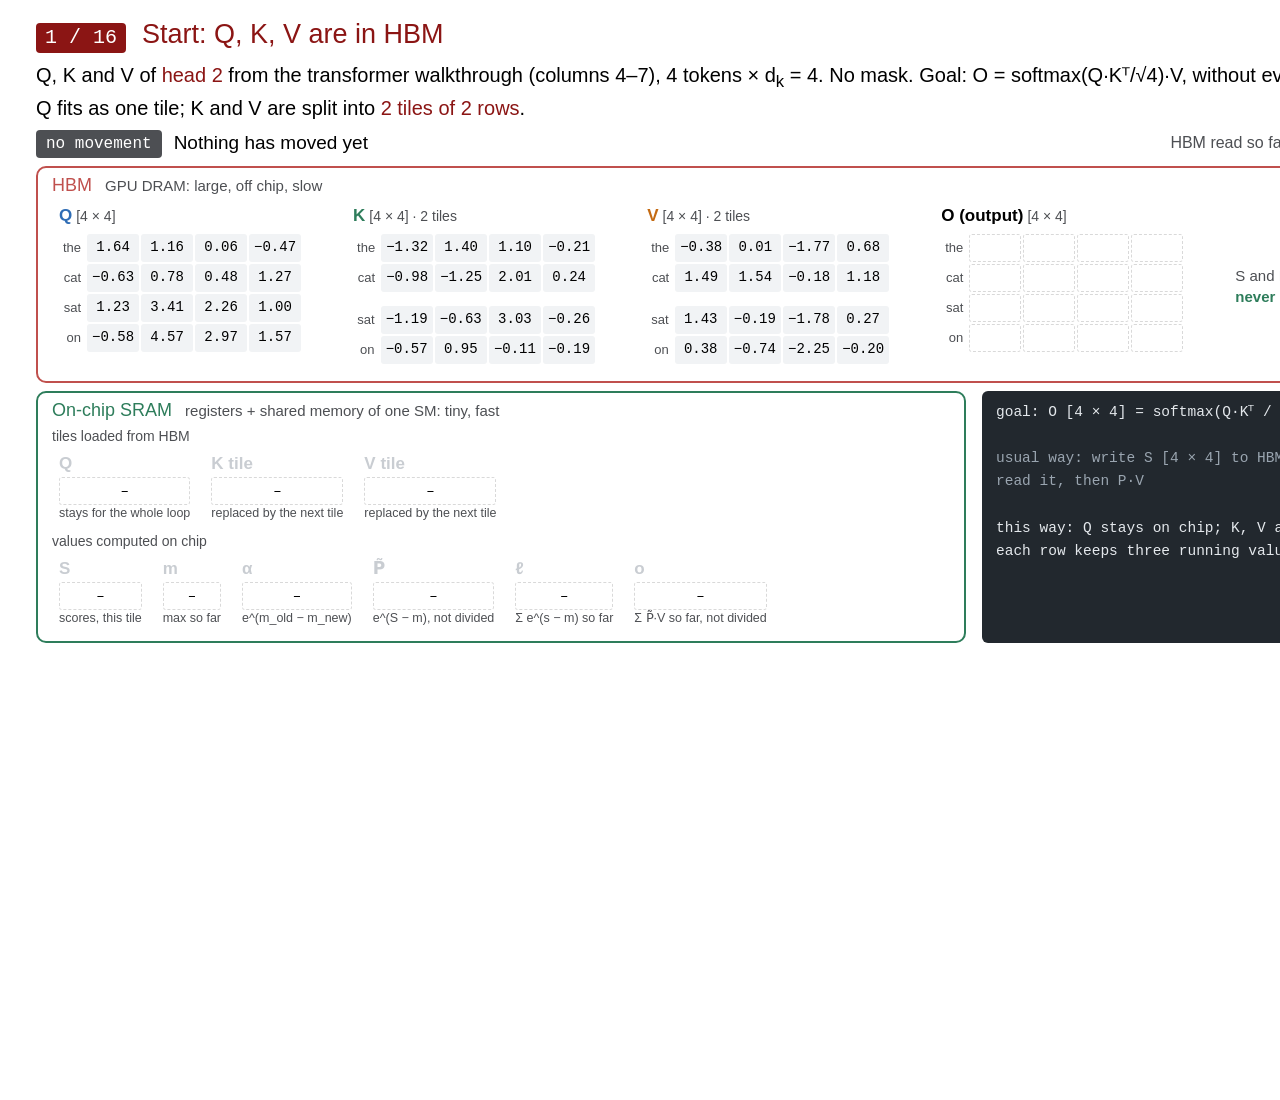
<file: anim/online-softmax.html>
<!doctype html>
<html lang="en">
<head>
<meta charset="utf-8">
<title>Online softmax, step by step</title>
<link rel="stylesheet" href="common.css">
<style>
body { padding:16px 36px; }
.head { display:flex; align-items:baseline; gap:16px; }
.head .n { font-family:Monaco,"Courier New",monospace; font-size:20px; color:#fff; background:var(--title-red); border-radius:4px; padding:1px 9px; }
.head h3 { margin:0; font-size:27px; font-weight:normal; color:var(--title-red); }
.head .sp { flex:1; }
.head button { font-size:18px; padding:4px 12px; }
.cap { font-size:20px; line-height:1.4; margin:6px 0 8px; min-height:56px; }
.cap b { color:var(--title-red); font-weight:normal; }

/* where the data moves in this step */
.move { display:flex; gap:12px; align-items:center; margin-bottom:8px; font-size:19px; }
.move .tag { font-family:Monaco,"Courier New",monospace; font-size:16px; padding:3px 10px; border-radius:4px; color:#fff; white-space:nowrap; }
.tag.load { background:var(--sram); } .tag.comp { background:var(--q); } .tag.store { background:var(--title-red); } .tag.none { background:var(--gray); }
.move .cnt { margin-left:auto; font-size:16px; color:var(--gray); white-space:nowrap; }
.move .cnt b { font-family:Monaco,"Courier New",monospace; color:var(--black); font-weight:normal; }

.mem { border:2px solid; border-radius:10px; padding:5px 14px 8px; }
.mem.hbm { border-color:var(--hbm); margin-bottom:8px; }
.mem.sram { border-color:var(--sram); }
.mem h4 { margin:0 0 3px; font-size:18px; font-weight:normal; }
.mem.hbm h4 { color:var(--hbm); } .mem.sram h4 { color:var(--sram); }
.mem h4 span { color:var(--gray); font-size:15px; margin-left:8px; }
.sub { font-size:14px; color:var(--gray); margin:4px 0 2px; }
.items { display:flex; gap:14px; align-items:flex-start; }
.mem.hbm .items { gap:34px; }
.item { border:2px solid transparent; border-radius:6px; padding:1px 5px 3px; }
.item.rd { border-color:var(--q); background:#EAF1F9; }
.item.wr { border-color:var(--title-red); background:#FBEFEF; }
.item.off .nm { color:#C9CDD2; }
.item .nm { font-size:17px; font-weight:bold; color:var(--kc, var(--black)); white-space:nowrap; }
.item .nm i { font-style:normal; font-weight:normal; color:var(--gray); font-size:14px; margin-left:4px; }
.item .eq { font-size:12.5px; color:var(--gray); white-space:nowrap; }
.tiles { display:flex; flex-direction:column; gap:6px; margin-top:2px; }
.tile { display:grid; gap:2px; padding:2px; border-radius:4px; border:2px solid transparent; position:relative; }
.tile.load { border-color:var(--sram); background:#E7F3EC; }
.tile.write { border-color:var(--title-red); background:#FBEFEF; }
.tile .tl { position:absolute; right:4px; top:-10px; font-size:12px; line-height:1; padding:1px 5px; border-radius:3px; background:#fff; border:1px solid currentColor; white-space:nowrap; z-index:2; }
.tile.load .tl { color:var(--sram); } .tile.write .tl { color:var(--title-red); }
.c { font-family:Monaco,"Courier New",monospace; font-size:14px; min-width:52px; height:28px; display:flex; align-items:center; justify-content:center;
     border-radius:3px; background:var(--cell); font-variant-numeric:tabular-nums; padding:0 2px; }
.c.e { background:#fff; border:1px dashed var(--dim); }
.rl { font-family:Arial,Helvetica,sans-serif; font-size:13px; color:var(--gray); display:flex; align-items:center; justify-content:flex-end; padding-right:4px; }
.mem.sram .c { min-width:48px; }
.mem.sram .items { gap:7px; }
.c.hot { background:#F6DCDB; color:var(--title-red); font-weight:bold; }

.low { display:grid; grid-template-columns:930px minmax(0,1fr); gap:16px; align-items:stretch; }
.calc { font-size:14.5px; margin:0; padding:10px 14px; line-height:1.6; min-height:0; }
.calc .r { color:#7FB4E0; }
.calc .q { color:#F0A04B; }
</style>
</head>
<body>
<div class="head">
  <span class="n" id="num"></span><h3 id="title"></h3><span class="sp"></span>
  <button id="prev" type="button">◀</button><button id="next" type="button">▶</button>
</div>
<p class="cap" id="cap"></p>
<div class="move" id="move"></div>
<div class="mem hbm"><h4>HBM <span>GPU DRAM: large, off chip, slow</span></h4><div class="items" id="hbm"></div></div>
<div class="low">
  <div class="mem sram"><h4>On-chip SRAM <span>registers + shared memory of one SM: tiny, fast</span></h4>
    <div class="sub">tiles loaded from HBM</div><div class="items" id="sramIn"></div>
    <div class="sub">values computed on chip</div><div class="items" id="sramWork"></div>
  </div>
  <div class="calc" id="calc"></div>
</div>
<script src="lib.js"></script>
<script>
/* ---- the walkthrough's toy model; head 2 = columns 4-7 of Q, K, V. No mask. ---- */
const randn=makeRandn(42);
const randM=(r,c,s)=>Array.from({length:r},()=>Array.from({length:c},()=>randn()*s));
const add=(A,B)=>A.map((r,i)=>r.map((v,j)=>v+B[i][j]));
const colsOf=(A,s,w)=>A.map(r=>r.slice(s,s+w));
function rowStats(r){const m=r.reduce((a,b)=>a+b,0)/r.length;const v=r.reduce((a,b)=>a+(b-m)**2,0)/r.length;return{m,v,sd:Math.sqrt(v+1e-5)};}
const layerNorm=X=>X.map(r=>{const s=rowStats(r);return r.map(x=>(x-s.m)/s.sd);});
function posEnc(n,d){return Array.from({length:n},(_,p)=>Array.from({length:d},(_,i)=>{const k=Math.floor(i/2);const a=p/Math.pow(10000,2*k/d);return i%2===0?Math.sin(a):Math.cos(a);}));}
const E=randM(10,8,0.9);
const W={Wq:randM(8,8,0.62),Wk:randM(8,8,0.62),Wv:randM(8,8,0.45)};
const TOK=["the","cat","sat","on"];
const X=add([1,2,3,4].map(i=>E[i]),posEnc(4,8)),L1=layerNorm(X);
const Q=colsOf(matmul(L1,W.Wq),4,4),K=colsOf(matmul(L1,W.Wk),4,4),V=colsOf(matmul(L1,W.Wv),4,4);
const Sfull=mapM(matmul(Q,T(K)),v=>v/2);
const Ostd=matmul(Sfull.map(softmaxRow),V);
const f=(v,d=2)=>fmt(v,d), fv=r=>"["+r.map(v=>fmt(v)).join(", ")+"]";
const KT=[["the","cat"],["sat","on"]];      // keys in K/V tile 0 and tile 1

/* ---- build every step ---- */
const empty={Q:null,K:null,V:null,kt:-1,S:null,m:null,a:null,P:null,l:null,o:null};
const copy=o=>JSON.parse(JSON.stringify(o,(k,v)=>v===-Infinity?"-inf":v),(k,v)=>v==="-inf"?-Infinity:v);
let sr=copy(empty),Ohbm=null,reads=0,writes=0;
const STEPS=[];
function push(x){STEPS.push({...x,sr:copy(sr),O:Ohbm&&Ohbm.map(r=>r.slice()),reads,writes,hot:x.hot||{}});}

push({t:"Start: Q, K, V are in HBM",mv:["none","Nothing has moved yet"],hb:{},rd:[],wr:[],
 cap:"Q, K and V of <b>head 2</b> from the transformer walkthrough (columns 4–7), 4 tokens × d<sub>k</sub> = 4. No mask. Goal: O = softmax(Q·Kᵀ/√4)·V, without ever writing S or P to HBM. All of Q fits as one tile; K and V are split into <b>2 tiles of 2 rows</b>.",
 calc:`goal: O [4 × 4] = softmax(Q·Kᵀ / 2)·V<br><br><span class="h">usual way: write S [4 × 4] to HBM, read it, write P [4 × 4], read it, then P·V</span><br><br>this way: Q stays on chip; K, V arrive one tile at a time;<br>each row keeps three running values: <b>m</b>, <b>ℓ</b>, <b>o</b>`});

sr.Q=Q.map(r=>r.slice());sr.m=[-Infinity,-Infinity,-Infinity,-Infinity];sr.l=[0,0,0,0];sr.o=Q.map(()=>[0,0,0,0]);reads+=16;
push({t:"Load Q into SRAM; start m, ℓ, o",mv:["load","HBM → SRAM: Q [4 × 4] = 16 numbers.  SRAM only: create m, ℓ, o"],hb:{Q:"load"},rd:[],wr:["Q","m","l","o"],
 cap:"Read Q from HBM into SRAM; it stays there to the end. Create the three running values for every row, directly in SRAM: <b>m</b> = −∞ (largest score so far), <b>ℓ</b> = 0 (sum of exponentials so far), <b>o</b> = 0 (weighted sum of values so far, <b>never divided until the end</b>).",
 calc:`HBM → SRAM:  Q  [4 × 4]<br><br>in SRAM:  m = [−∞, −∞, −∞, −∞]<br>          ℓ = [0, 0, 0, 0]<br>          o = 0  [4 × 4]<br><br><span class="h">m, ℓ, o are never written to HBM</span>`});

for(let j=0;j<2;j++){
  const keys=KT[j],kr=[2*j,2*j+1];
  sr.K=kr.map(i=>K[i].slice());sr.V=kr.map(i=>V[i].slice());sr.kt=j;reads+=16;
  const dropped=j?" They <b>overwrite</b> K, V tile 0, and S, P̃ of tile 0 are thrown away: everything tile 0 contributed is already inside m, ℓ and o.":"";
  push({t:`Tile ${j}: load K${j}, V${j}`,mv:["load",`HBM → SRAM: K tile ${j} [2 × 4] + V tile ${j} [2 × 4] = 16 numbers`],hb:{Q:"in",K:{[j]:"load"},V:{[j]:"load"}},rd:[],wr:["K","V"],
   cap:`Read <b>K tile ${j} and V tile ${j}</b> (keys and values of “${keys[0]}” and “${keys[1]}”) from HBM into SRAM.`+dropped,
   calc:`HBM → SRAM:  K tile ${j} = keys of “${keys[0]}”, “${keys[1]}”  [2 × 4]<br>             V tile ${j} = values of “${keys[0]}”, “${keys[1]}”  [2 × 4]<br><br><span class="h">this is the only time these 16 numbers are read for this Q tile</span>`});
  sr.S=sr.Q.map(q=>sr.K.map(k=>q.reduce((s,x,c)=>s+x*k[c],0)/2));sr.P=null;sr.a=null;
  push({t:`Tile ${j}: scores S${j} = Q·K${j}ᵀ / √4`,mv:["comp",`SRAM only: read Q, K tile ${j} → write S${j} [4 × 2]`],hb:{Q:"in",K:{[j]:"in"},V:{[j]:"in"}},rd:["Q","K"],wr:["S"],
   cap:`Multiply Q [4 × 4] by K tile ${j}ᵀ [4 × 2] on chip: a <b>[4 × 2]</b> block of scores, one column per key in this tile. Only these 8 scores exist at this moment, and only in SRAM.`,
   calc:`S${j} = Q · K${j}ᵀ / 2     [4 × 4]·[4 × 2] → [4 × 2]<br><br>example: S${j}[the, ${keys[0]}] = q<sub>the</sub>·k<sub>${keys[0]}</sub> / 2<br>  = (${Q[0].map((x,c)=>`${f(x)}×${f(K[2*j][c])}`).join(" + ")}) / 2<br>  = <b>${f(sr.S[0][0])}</b><br><br><span class="h">8 dot products like this one</span>`});
  const mo=sr.m.slice(),bm=sr.S.map(r=>Math.max(...r)),mn=mo.map((m,i)=>Math.max(m,bm[i])),al=mo.map((m,i)=>m===-Infinity?0:Math.exp(m-mn[i]));
  sr.m=mn;sr.a=al;
  const hotA={};al.forEach((a,i)=>{if(j>0&&a<1)hotA[i]=1;});
  push({t:`Tile ${j}: new row max m and correction α`,mv:["comp",`SRAM only: read S${j}, old m → write new m, α`],hb:{Q:"in",K:{[j]:"in"},V:{[j]:"in"}},rd:["S","m"],wr:["m","a"],hot:{a:hotA},
   cap:j===0?"For each row: the largest score so far is the max of this tile's scores (there was nothing before). α = e<sup>m_old − m_new</sup> is the factor that will correct earlier sums; here there are none, so α = 0.":
     `For each row, compare this tile's largest score with the old m. Row “the” finds a <b>bigger score</b> (${f(bm[0])} > ${f(mo[0])}), so its m goes up and <b>α = ${f(al[0],3)} &lt; 1</b>: its earlier sums were made with a max that was too small and must be scaled down. Other rows: m unchanged, α = 1.`,
   calc:`m_new = max(m_old, row max of S${j})     α = e<sup>m_old − m_new</sup><br><br>`+TOK.map((t,i)=>`<span class="r">${t.padEnd(3," ")}:</span> max(${f(mo[i])}, ${f(sr.S[i][0])}, ${f(sr.S[i][1])}) = <b>${f(mn[i])}</b>   α = ${mo[i]===-Infinity?"e<sup>−∞</sup> = <b>0</b>":`e<sup>${f(mo[i])} − ${f(mn[i])}</sup> = <b>${f(al[i],3)}</b>`}`).join("<br>")});
  sr.P=sr.S.map((r,i)=>r.map(s=>Math.exp(s-sr.m[i])));
  push({t:`Tile ${j}: P̃${j} = e^(S${j} − m)`,mv:["comp",`SRAM only: read S${j}, m → write P̃${j} [4 × 2]`],hb:{Q:"in",K:{[j]:"in"},V:{[j]:"in"}},rd:["S","m"],wr:["P"],
   cap:`Exponentiate every score against its row's current max. P̃ is <b>not</b> a probability: it is not divided by anything, because the row sum is not known yet (half the keys are still in HBM).`,
   calc:`P̃${j} = e<sup>S${j} − m</sup>     [4 × 2]<br><br>`+TOK.map((t,i)=>`<span class="r">${t.padEnd(3," ")}:</span> [e<sup>${f(sr.S[i][0])} − ${f(sr.m[i])}</sup>, e<sup>${f(sr.S[i][1])} − ${f(sr.m[i])}</sup>] = <b>${fv(sr.P[i])}</b>`).join("<br>")});
  const lo=sr.l.slice();sr.l=lo.map((l,i)=>al[i]*l+sr.P[i][0]+sr.P[i][1]);
  push({t:`Tile ${j}: running sum ℓ`,mv:["comp",`SRAM only: read α, old ℓ, P̃${j} → write new ℓ`],hb:{Q:"in",K:{[j]:"in"},V:{[j]:"in"}},rd:["a","l","P"],wr:["l"],hot:{a:hotA},
   cap:j===0?"Add this tile's exponentials into ℓ. ℓ is the sum over the keys seen <b>so far</b> (2 of 4). It is <b>not</b> the row total yet, so we cannot divide by it yet.":
     "Scale the old ℓ by α (it was summed against the old max), then add this tile's exponentials. All 4 keys have now been seen, so <b>ℓ is now the complete row sum</b>.",
   calc:`ℓ = α · ℓ_old + row sum of P̃${j}<br><br>`+TOK.map((t,i)=>`<span class="r">${t.padEnd(3," ")}:</span> ${f(al[i],3)} · ${f(lo[i],3)} + (${f(sr.P[i][0])} + ${f(sr.P[i][1])}) = <b>${f(sr.l[i],3)}</b>`).join("<br>")});
  const oo=sr.o.map(r=>r.slice());sr.o=oo.map((r,i)=>r.map((v,c)=>al[i]*v+sr.P[i][0]*sr.V[0][c]+sr.P[i][1]*sr.V[1][c]));
  push({t:`Tile ${j}: running output o = α·o + P̃${j}·V${j}`,mv:["comp",`SRAM only: read α, old o, P̃${j}, V tile ${j} → write new o [4 × 4]`],hb:{Q:"in",K:{[j]:"in"},V:{[j]:"in"}},rd:["a","o","P","V"],wr:["o"],hot:{a:hotA},
   cap:`Scale the old o by α, then add P̃${j}·V${j}: each row adds its weighted values of “${keys[0]}” and “${keys[1]}”. Again <b>nothing is divided</b>.`+(j===0?" Tile 0 is finished; nothing was written to HBM.":""),
   calc:`o = α · o_old + P̃${j} · V${j}      [4 × 2]·[2 × 4] → [4 × 4]<br><br>`+TOK.map((t,i)=>`<span class="r">${t.padEnd(3," ")}:</span> ${f(al[i],2)}·o + ${f(sr.P[i][0])}·v<sub>${keys[0]}</sub> + ${f(sr.P[i][1])}·v<sub>${keys[1]}</sub> = <b>${fv(sr.o[i])}</b>`).join("<br>")});
}
const Ofin=sr.o.map((r,i)=>r.map(v=>v/sr.l[i]));Ohbm=Ofin;writes+=16;
push({t:"All tiles done: divide once, write O to HBM",mv:["store","SRAM only: O = o / ℓ.   SRAM → HBM: O [4 × 4] = 16 numbers (the only write)"],hb:{O:"write"},rd:["o","l"],wr:[],
 cap:"Every key has been seen, so ℓ is each row's <b>full</b> sum of exponentials. Now, and only now, divide: O = o / ℓ. Write O to HBM. This is the only thing ever written back; S and P̃ never left the chip.",
 calc:`O = o / ℓ   (each row divided by its own ℓ)<br><br>`+TOK.map((t,i)=>`<span class="r">${t.padEnd(3," ")}:</span> ${fv(sr.o[i])} / ${f(sr.l[i],3)} = <b>${fv(Ofin[i])}</b>`).join("<br>")+
   `<br><br><span class="q">standard softmax(S)·V, row “the”: ${fv(Ostd[0])}  (all 4 rows match)</span>`});
const S0=Sfull[0],m0=Math.max(...S0),e0=S0.map(s=>Math.exp(s-m0)),l0=e0.reduce((a,b)=>a+b,0);
push({t:"Why “divide at the end” gives the same answer",mv:["none","No data movement: the arithmetic behind the trick"],hb:{O:"in"},rd:[],wr:[],
 cap:"Softmax divides every term of a row by the <b>same</b> ℓ. A number that is the same in every term can be pulled out of the sum: “divide each term, then add” equals “add, then divide once”. So the division can wait until ℓ is complete.",
 calc:`row “the”, done the standard way (whole row at once):<br>  scores  ${fv(S0)}    max = ${f(m0)}<br>  e<sup>s − max</sup> = ${fv(e0)}    ℓ = ${f(l0,3)}<br>  p = e<sup>s − max</sup> / ℓ = ${fv(e0.map(x=>x/l0))}<br>  O = Σ p<sub>j</sub>·v<sub>j</sub> = ${fv(Ostd[0])}<br><br>Σ (e<sup>s_j − m</sup> / ℓ)·v<sub>j</sub>  =  (1/ℓ)·Σ e<sup>s_j − m</sup>·v<sub>j</sub>  =  o / ℓ<br><span class="q">and α fixes an old max:  e<sup>s − m_old</sup> · e<sup>m_old − m_new</sup> = e<sup>s − m_new</sup></span>`});

/* ---- rendering ---- */
function cells(M,rl,hot){let h="";M.forEach((r,i)=>{h+=`<div class="rl">${rl?rl[i]:""}</div>`;r.forEach(v=>{h+=`<div class="c${hot&&hot[i]?" hot":""}">${fmt(v)}</div>`;});});return h;}
const grid=(M,rl,hot)=>`<div class="tile" style="grid-template-columns:auto repeat(${M[0].length},auto)">${cells(M,rl,hot)}</div>`;
function hbmMat(name,kind,M,tileRows,state,rl){
  const n=M.length/tileRows,lab={load:"→ SRAM",write:"← written",in:"on chip"};
  let h=`<div class="item k-${kind}"><div class="nm">${name}<i>[4 × 4]${n>1?` · ${n} tiles`:""}</i></div><div class="tiles">`;
  for(let t=0;t<n;t++){const s=typeof state==="object"?(state||{})[t]||"":state||"";
    const sub=M.slice(t*tileRows,t*tileRows+tileRows),r=rl.slice(t*tileRows,t*tileRows+tileRows);
    h+=`<div class="tile ${s}" style="grid-template-columns:auto repeat(4,auto)">${M.empty?r.map(x=>`<div class="rl">${x}</div>`+'<div class="c e"></div>'.repeat(4)).join(""):cells(sub,r)}${lab[s]?`<span class="tl">${lab[s]}</span>`:""}</div>`;}
  return h+`</div></div>`;}
function slot(key,name,kind,M,rl,eq,st,hot){
  const cls=st.wr.includes(key)?" wr":st.rd.includes(key)?" rd":"";
  return `<div class="item k-${kind}${cls}${M?"":" off"}"><div class="nm">${name}</div>${M?grid(M,rl,hot):`<div class="c e" style="margin-top:2px">–</div>`}<div class="eq">${eq}</div></div>`;}
let cur=0;
function render(){
  const st=STEPS[cur],s=st.sr;
  $("#num").textContent=`${cur+1} / ${STEPS.length}`;$("#title").textContent=st.t;$("#cap").innerHTML=st.cap;
  const tagTxt={load:"HBM → SRAM",comp:"compute in SRAM",store:"SRAM → HBM",none:"no movement"}[st.mv[0]];
  $("#move").innerHTML=`<span class="tag ${st.mv[0]}">${tagTxt}</span><span>${st.mv[1]}</span><span class="cnt">HBM read so far: <b>${st.reads}</b> numbers · written: <b>${st.writes}</b> · S, P̃ written: <b>0</b></span>`;
  const Oe=st.O||Object.assign([[0,0,0,0],[0,0,0,0],[0,0,0,0],[0,0,0,0]],{empty:true});
  $("#hbm").innerHTML=hbmMat("Q","q",Q,4,st.hb.Q,TOK)+hbmMat("K","k",K,2,st.hb.K,TOK)+hbmMat("V","v",V,2,st.hb.V,TOK)+hbmMat("O (output)","x",Oe,4,st.hb.O,TOK)+
    `<div class="item" style="font-size:15px;color:var(--gray);align-self:center;max-width:170px">S and P (each [4 × 4]): <b style="color:var(--sram)">never stored in HBM</b></div>`;
  const kl=s.kt<0?null:KT[s.kt];
  $("#sramIn").innerHTML=slot("Q","Q","q",s.Q,TOK,"stays for the whole loop",st)+slot("K",`K tile${s.kt<0?"":" "+s.kt}`,"k",s.K,kl,"replaced by the next tile",st)+slot("V",`V tile${s.kt<0?"":" "+s.kt}`,"v",s.V,kl,"replaced by the next tile",st);
  const col=a=>a&&a.map(v=>[v]);
  $("#sramWork").innerHTML=slot("S",`S${s.kt<0?"":s.kt}`,"x",s.S,TOK,"scores, this tile",st)+slot("m","m","x",col(s.m),TOK,"max so far",st)+slot("a","α","x",col(s.a),TOK,"e^(m_old − m_new)",st,st.hot.a)+
    slot("P",`P̃${s.kt<0?"":s.kt}`,"p",s.P,TOK,"e^(S − m), not divided",st)+slot("l","ℓ","x",col(s.l),TOK,"Σ e^(s − m) so far",st)+slot("o","o","x",s.o,TOK,"Σ P̃·V so far, not divided",st);
  $("#calc").innerHTML=st.calc;
  $("#prev").disabled=cur===0;$("#next").disabled=cur===STEPS.length-1;
}
window.anim={step(d){const n=cur+d;if(n<0||n>=STEPS.length)return false;cur=n;render();return true;}};
$("#prev").onclick=()=>anim.step(-1);$("#next").onclick=()=>anim.step(1);
render();
autoStep($("#next"));
</script>
</body>
</html>
</file>
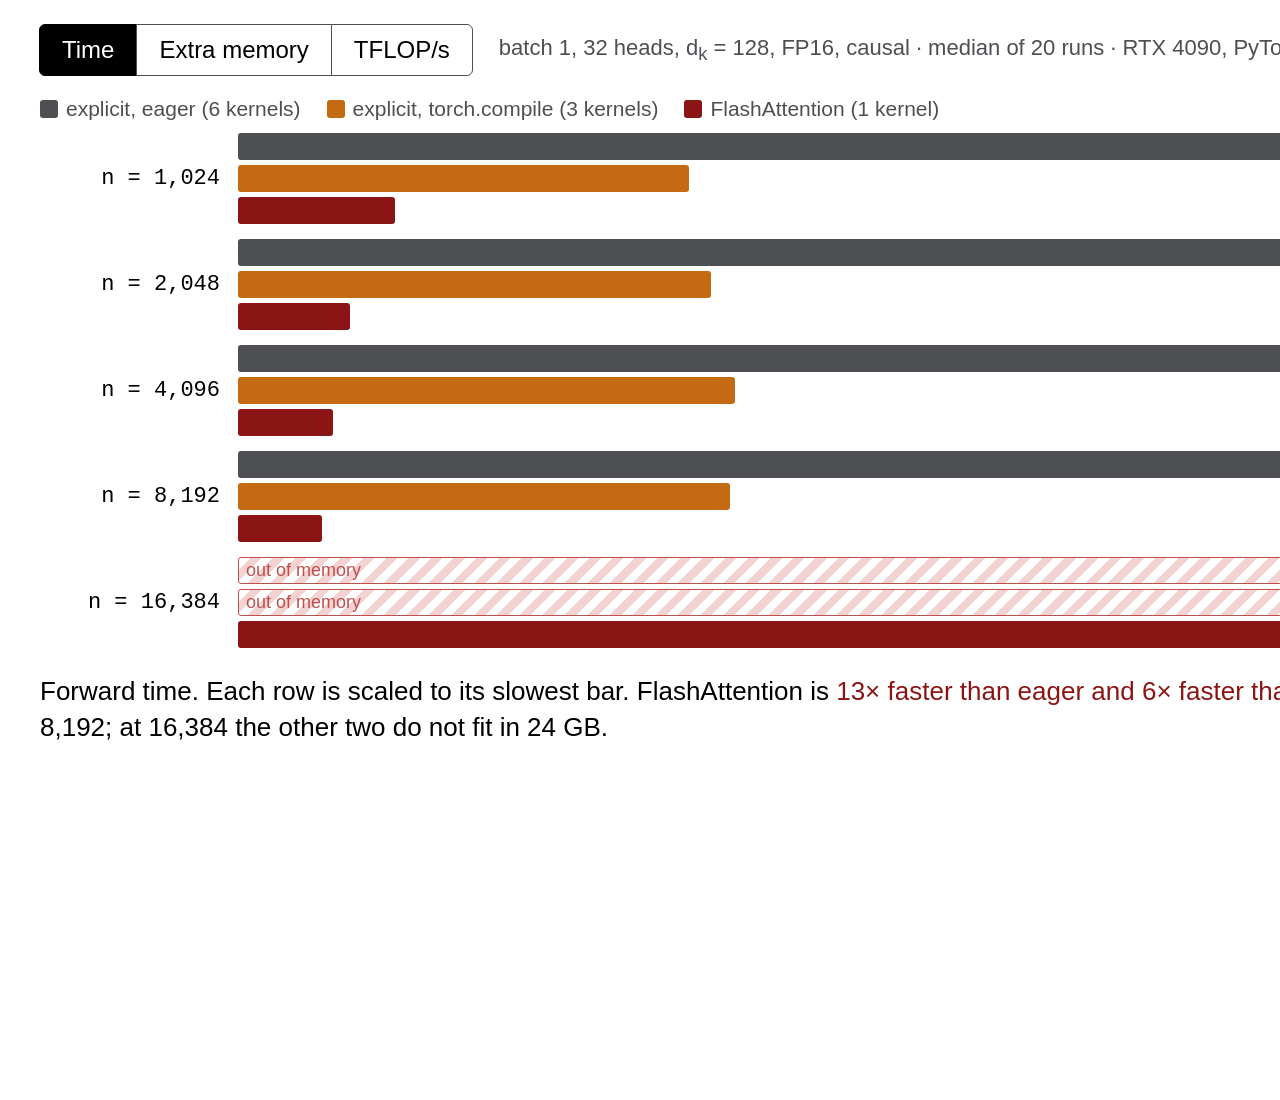
<file: anim/results.html>
<!doctype html>
<html lang="en">
<head>
<meta charset="utf-8">
<title>Measured on the RTX 4090</title>
<link rel="stylesheet" href="common.css">
<style>
.chart { display:grid; grid-template-columns:180px 1fr 190px; gap:4px 18px; align-items:center; margin-top:10px; }
.nlab { font-family:Monaco,"Courier New",monospace; font-size:22px; text-align:right; grid-row:span 3; align-self:center; }
.bar { height:27px; display:flex; align-items:center; position:relative; }
.bar div { height:100%; border-radius:3px; transition:width .35s; }
.bar .lb { position:absolute; left:8px; font-size:18px; color:#fff; white-space:nowrap; }
.val { font-family:Monaco,"Courier New",monospace; font-size:20px; white-space:nowrap; }
.oom { height:100%; width:100%; background:repeating-linear-gradient(135deg, #fff 0 8px, #F2D3D2 8px 16px) !important; border:1px solid var(--mask); }
.oom + .lb { color:var(--mask) !important; }
.gap { grid-column:1 / -1; height:6px; }
.c-e { background:var(--gray); } .c-c { background:var(--v); } .c-f { background:var(--title-red); }
.legend { display:flex; gap:26px; font-size:21px; color:var(--gray); margin-top:4px; }
.legend i { width:18px; height:18px; display:inline-block; border-radius:3px; margin-right:8px; vertical-align:-2px; }
.peak { position:absolute; top:-6px; bottom:-6px; border-left:2px dashed var(--black); }
</style>
</head>
<body>
<div class="controls">
  <div class="seg" id="metric"></div>
  <span class="lab">batch 1, 32 heads, d<sub>k</sub> = 128, FP16, causal · median of 20 runs · RTX 4090, PyTorch 2.12</span>
</div>
<div class="legend"><span><i class="c-e"></i>explicit, eager (6 kernels)</span><span><i class="c-c"></i>explicit, torch.compile (3 kernels)</span><span><i class="c-f"></i>FlashAttention (1 kernel)</span></div>
<div class="chart" id="chart"></div>
<p class="caption" id="caption" style="margin-top:14px"></p>
<script src="lib.js"></script>
<script>
/* flash_attention/results_attention.txt in the lecture repo */
const R={
  1024:{e:[0.758,136,11.3],c:[0.307,72,28.0],f:[0.107,8,80.3]},
  2048:{e:[3.072,528,11.2],c:[1.304,272,26.3],f:[0.309,16,111.1]},
  4096:{e:[12.275,2080,11.2],c:[5.481,1056,25.1],f:[1.049,33,131.1]},
  8192:{e:[49.020,8256,11.2],c:[21.662,4160,25.4],f:[3.697,65,148.7]},
  16384:{e:null,c:null,f:[14.695,130,149.6]}};
const M={
  time:{t:"Time",i:0,cap:"Forward time. Each row is scaled to its slowest bar. FlashAttention is <b>13× faster than eager and 6× faster than torch.compile</b> at n = 8,192; at 16,384 the other two do not fit in 24 GB.",f:v=>v<1?v.toFixed(3)+" ms":v.toFixed(1)+" ms"},
  mem:{t:"Extra memory",i:1,cap:"Memory allocated during the call, beyond Q, K, V and the mask. Explicit attention grows as <b>n²</b> (4× per doubling); FlashAttention grows as <b>n</b> (2× per doubling): only O and one log-sum-exp per row.",f:v=>v>=1024?(v/1024).toFixed(1)+" GB":v.toFixed(0)+" MB"},
  tf:{t:"TFLOP/s",i:2,cap:"Useful attention FLOPs per second (causal: half the n × n scores). The dashed line is the 4090's FP16 tensor-core peak with FP32 accumulate, 165 TFLOP/s. Explicit attention is stuck near 11, waiting on memory; FlashAttention reaches <b>~90% of peak</b>.",f:v=>v.toFixed(1)}
};
let metric="time";
function render(){
  const m=M[metric];
  $$("#metric button").forEach(b=>b.setAttribute("aria-pressed",b.dataset.v===metric));
  $("#caption").innerHTML=m.cap;
  let h="";
  for(const [n,r] of Object.entries(R)){
    const vals=["e","c","f"].map(k=>r[k]?r[k][m.i]:null);
    const sc=metric==="tf"?165:Math.max(...vals.filter(v=>v!=null));
    h+=`<div class="nlab">n = ${(+n).toLocaleString("en-US")}</div>`;
    ["e","c","f"].forEach((k,idx)=>{
      const v=vals[idx];
      const peak=metric==="tf"?`<span class="peak" style="left:100%"></span>`:"";
      if(v==null)h+=`<div class="bar"><div class="oom"></div><span class="lb">out of memory</span></div><div class="val" style="color:var(--mask)">OOM</div>`;
      else{const extra=metric==="time"&&k!=="f"?"":metric==="time"&&r.e?`  ${(r.e[0]/v).toFixed(1)}×`:"";
        h+=`<div class="bar"><div class="c-${k}" style="width:${Math.max(0.4,v/sc*100)}%"></div>${peak}</div><div class="val">${m.f(v)}<span style="color:var(--title-red)">${extra}</span></div>`;}
    });
    h+=`<div class="gap"></div>`;
  }
  $("#chart").innerHTML=h;
}
Object.entries(M).forEach(([k,v])=>{const b=el("button","",v.t);b.type="button";b.dataset.v=k;b.onclick=()=>{metric=k;render();};$("#metric").appendChild(b);});
window.anim={step(d){const ks=Object.keys(M),n=ks.indexOf(metric)+d;if(n<0||n>=ks.length)return false;metric=ks[n];render();return true;}};
render();
autoStep({click(){anim.step(1);}});
</script>
</body>
</html>
</file>
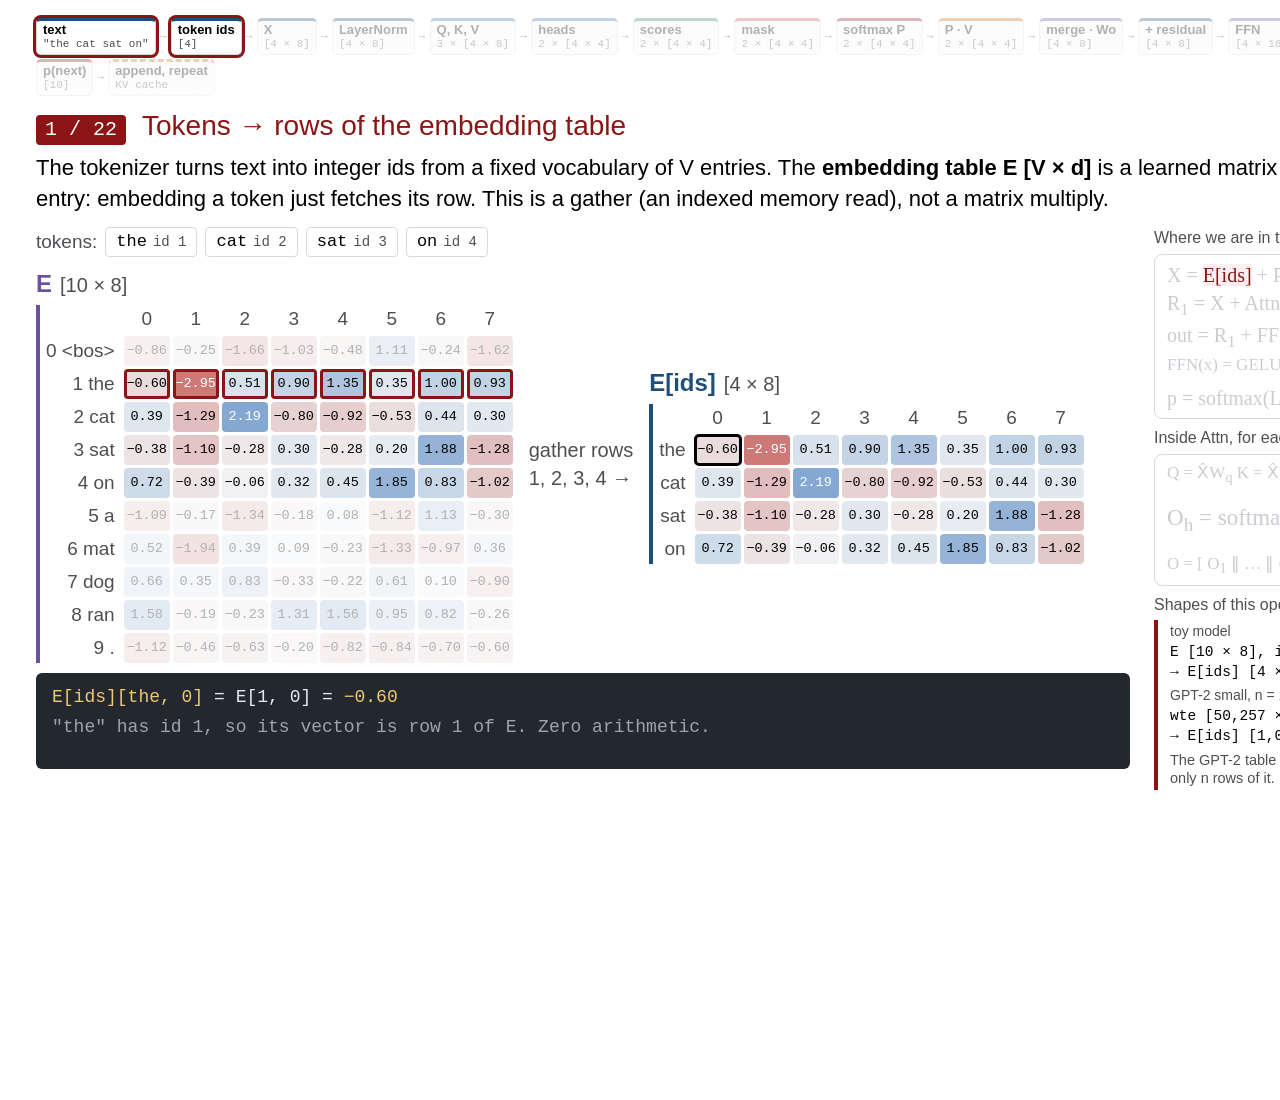
<file: anim/transformer.html>
<!doctype html>
<html lang="en">
<head>
<meta charset="utf-8">
<title>The transformer, one step at a time</title>
<link rel="stylesheet" href="common.css">
<style>
:root { --w:#6B4FA0; --x:#1F4E79; --eqdull:#C9CDD2; }
body { padding:18px 36px; }
.k-w { --kc:var(--w); } .k-m { --kc:var(--mask); } .k-xx { --kc:var(--x); }

/* the small overall pipeline */
.flow { display:flex; flex-wrap:wrap; gap:4px 2px; align-items:stretch; margin-bottom:10px; }
.flow .c { display:flex; flex-direction:column; padding:1px 6px 2px; line-height:1.25; border-radius:5px; border:1px solid var(--dim);
           border-top:3px solid var(--kc, var(--x)); background:#F6F8FA; opacity:.3; transition:all .25s; }
.flow .c b { font-size:13px; white-space:nowrap; }
.flow .c span { font-family:Monaco,"Courier New",monospace; font-size:11px; color:var(--gray); white-space:nowrap; }
.flow .c.loop { border-style:dashed; border-top-style:dashed; }
.flow .c.on { opacity:1; background:#fff; box-shadow:0 0 0 3px var(--title-red); }
.flow .a { align-self:center; color:var(--gray); font-size:11px; opacity:.4; }

.head { display:flex; align-items:baseline; gap:16px; }
.head .n { font-family:Monaco,"Courier New",monospace; font-size:20px; color:#fff; background:var(--title-red); border-radius:4px; padding:1px 9px; }
.head h3 { margin:0; font-size:28px; font-weight:normal; color:var(--title-red); }
.head .sp { flex:1; }
.head button { font-size:18px; padding:4px 12px; }
.cap { font-size:22px; line-height:1.4; margin:6px 0 12px; min-height:62px; }

.main { display:grid; grid-template-columns:minmax(0,1fr) 410px; gap:24px; align-items:start; }
#view .row { gap:16px; margin-bottom:10px; }
#view .cell { min-width:var(--cw,52px); height:var(--ch,35px); font-size:var(--fs,15px); padding:0 1px; }
/* textbook layout for wide multiplies: B on top, C = A·B directly below it */
.mm2 { display:grid; grid-template-columns:auto auto; column-gap:16px; row-gap:2px; align-items:end; justify-content:start; }
.mm2 > .tl { align-self:start; }
.mm2 > .tl .calc { margin:6px 0 0; min-height:0; font-size:15px; line-height:1.5; }
.mm2 .opw { font-size:17px; }
#view .stack { display:flex; flex-direction:column; align-items:flex-start; gap:2px; }
#view .stack .op { margin-left:200px; line-height:1; }
#view.sm .cell { height:28px; }
#view.sm .row { margin-bottom:4px; }

#view .op { font-size:30px; }
#view .opw { font-size:20px; color:var(--gray); }
.calc { font-size:18px; margin-top:10px; min-height:96px; padding:10px 16px; }
.toks { display:flex; gap:8px; align-items:center; font-size:19px; color:var(--gray); margin-bottom:8px; flex-wrap:wrap; }
.toks .t { border:1px solid var(--dim); border-radius:4px; padding:2px 10px; color:var(--black); font-family:Monaco,"Courier New",monospace; font-size:17px; }
.toks .t i { font-style:normal; color:var(--gray); font-size:14px; margin-left:6px; }
.toks .t.new { border-color:var(--v); outline:2px solid var(--v); }
.cell.newrow { outline:3px solid var(--black); outline-offset:-2px; }

/* right column */
.side h4 { margin:0 0 4px; font-size:16px; font-weight:normal; color:var(--gray); }
.eqbox { border:1px solid var(--dim); border-radius:8px; padding:6px 12px; margin-bottom:8px; }
.eq { font-family:"Cambria Math","Latin Modern Math","Times New Roman",serif; font-size:20px; line-height:1.4; white-space:nowrap; color:var(--eqdull); }
.eq.big { font-size:23px; margin:2px 0; }
.eq.small { font-size:17px; }
.eq span[data-k] { color:var(--eqdull); border-radius:3px; }
.eq span.done { color:var(--black); }
.eq span.cur { color:var(--title-red); background:#FBEFEF; }
.frac { display:inline-flex; flex-direction:column; align-items:center; vertical-align:middle; font-size:.85em; line-height:1.15; margin:0 2px; }
.frac > span:first-child { border-bottom:2px solid currentColor; padding:0 3px; }
.shapes { border-left:4px solid var(--title-red); padding:2px 0 2px 12px; font-size:16px; }
.shapes .lab { color:var(--gray); font-size:14px; margin-top:4px; }
.shapes .lab:first-child { margin-top:0; }
.shapes .m { font-family:Monaco,"Courier New",monospace; font-size:14.5px; line-height:1.4; }
.shapes .note { font-size:14.5px; color:var(--gray); margin-top:4px; line-height:1.3; }
.bars { display:grid; width:max-content; grid-template-columns:auto 520px auto; gap:5px 12px; align-items:center; font-size:19px; margin-top:6px; }
.bars .lb { font-family:Monaco,"Courier New",monospace; text-align:right; }
.bars .tr { height:22px; background:var(--cell); border-radius:3px; overflow:hidden; }
.bars .fl { height:100%; background:var(--x); }
.bars .top { color:var(--title-red); }
.bars .top + .tr .fl { background:var(--title-red); }
</style>
</head>
<body>
<nav class="flow" id="flow" aria-label="The whole forward pass"></nav>
<div class="head">
  <span class="n" id="num"></span><h3 id="title"></h3><span class="sp"></span>
  <button id="prev" type="button">◀</button><button id="next" type="button">▶</button>
</div>
<p class="cap" id="cap"></p>
<div class="main">
  <div id="left"><div id="view"></div><div class="calc" id="calc"></div></div>
  <div class="side">
    <h4>Where we are in the block</h4>
    <div class="eqbox">
      <div class="eq"><span data-k="xl">X</span> = <span data-k="emb">E[ids]</span> <span data-k="pe">+ PE</span></div>
      <div class="eq"><span data-k="r1">R<sub>1</sub> = X +</span> <span data-k="att">Attn(</span><span data-k="ln1">LN<sub>1</sub>(X)</span><span data-k="att">)</span><span data-k="wo">·W<sub>o</sub></span></div>
      <div class="eq"><span data-k="out">out = R<sub>1</sub> +</span> <span data-k="ffn">FFN(</span><span data-k="ln2">LN<sub>2</sub>(R<sub>1</sub>)</span><span data-k="ffn">)</span></div>
      <div class="eq small"><span data-k="ffn">FFN(x) =</span> <span data-k="gelu">GELU(</span><span data-k="w1">x·W<sub>1</sub></span><span data-k="gelu">)</span><span data-k="w2">·W<sub>2</sub></span></div>
      <div class="eq"><span data-k="pr">p = softmax(</span><span data-k="lg">LN(out)·E<sup>⊤</sup></span><span data-k="pr">)</span>  <span data-k="kv">→ append, repeat</span></div>
    </div>
    <h4>Inside Attn, for each head h</h4>
    <div class="eqbox">
      <div class="eq small"><span data-k="q">Q = X̂W<sub>q</sub></span>   <span data-k="k">K = X̂W<sub>k</sub></span>   <span data-k="v">V = X̂W<sub>v</sub></span>   <span data-k="hd">→ h heads</span></div>
      <div class="eq big"><span data-k="pv">O<sub>h</sub> =</span> <span data-k="sm">softmax(</span><span class="frac"><span data-k="s">Q<sub>h</sub>K<sub>h</sub><sup>⊤</sup></span><span data-k="s">√d<sub>k</sub></span></span> <span data-k="mask">+ mask</span><span data-k="sm">)</span> <span data-k="pv">V<sub>h</sub></span></div>
      <div class="eq small"><span data-k="mg">O = [ O<sub>1</sub> ‖ … ‖ O<sub>h</sub> ]</span></div>
    </div>
    <h4>Shapes of this operation</h4>
    <div class="shapes" id="shapes"></div>
  </div>
</div>
<script src="lib.js"></script>
<script>
/* ---------------- the toy model: same seed and weights as the walkthrough page ---------------- */
const randn=makeRandn(42);
const randM=(r,c,s)=>Array.from({length:r},()=>Array.from({length:c},()=>randn()*s));
const add=(A,B)=>A.map((r,i)=>r.map((v,j)=>v+B[i][j]));
const colsOf=(A,s,w)=>A.map(r=>r.slice(s,s+w));
const hcat=Ms=>Ms[0].map((_,i)=>Ms.flatMap(M=>M[i]));
function rowStats(r){const m=r.reduce((a,b)=>a+b,0)/r.length;const v=r.reduce((a,b)=>a+(b-m)**2,0)/r.length;return{m,v,sd:Math.sqrt(v+1e-5)};}
const layerNorm=X=>X.map(r=>{const s=rowStats(r);return r.map(x=>(x-s.m)/s.sd);});
const gelu=x=>0.5*x*(1+Math.tanh(Math.sqrt(2/Math.PI)*(x+0.044715*x**3)));
function posEnc(n,d){return Array.from({length:n},(_,p)=>Array.from({length:d},(_,i)=>{const k=Math.floor(i/2);const a=p/Math.pow(10000,2*k/d);return i%2===0?Math.sin(a):Math.cos(a);}));}
const argmax=a=>a.reduce((bi,v,i)=>v>a[bi]?i:bi,0);
const C={V:10,d:8,h:2,dk:4,dff:16};
const VOCAB=["<bos>","the","cat","sat","on","a","mat","dog","ran","."];
const PROMPT=[1,2,3,4];
const E=randM(10,8,0.9);
const W={Wq:randM(8,8,0.62),Wk:randM(8,8,0.62),Wv:randM(8,8,0.45),Wo:randM(8,8,0.4),W1:randM(8,16,0.45),W2:randM(16,8,0.32)};
function run(ids){
  const Emb=ids.map(i=>E[i]),PE=posEnc(ids.length,8),X=add(Emb,PE),L1=layerNorm(X);
  const Q=matmul(L1,W.Wq),K=matmul(L1,W.Wk),V=matmul(L1,W.Wv),heads=[];
  for(let h=0;h<2;h++){const Qh=colsOf(Q,h*4,4),Kh=colsOf(K,h*4,4),Vh=colsOf(V,h*4,4);
    const S=mapM(matmul(Qh,T(Kh)),v=>v/2),Sm=mapM(S,(v,i,j)=>j>i?-Infinity:v),P=Sm.map(softmaxRow),O=matmul(P,Vh);
    heads.push({Qh,Kh,Vh,S,Sm,P,O});}
  const Cc=hcat(heads.map(o=>o.O)),A=matmul(Cc,W.Wo),R1=add(X,A),L2=layerNorm(R1);
  const Hm=matmul(L2,W.W1),G=mapM(Hm,gelu),F=matmul(G,W.W2),R2=add(R1,F),Lf=layerNorm(R2),ET=T(E);
  const logits=matmul(Lf,ET),probs=logits.map(softmaxRow);
  return {Emb,PE,X,L1,Q,K,V,heads,Cc,A,R1,L2,Hm,G,F,R2,Lf,ET,logits,probs};
}
const M=run(PROMPT),hd=M.heads[0];
const NEXT=argmax(M.probs[3]);
const M5=run([...PROMPT,NEXT]),hd5=M5.heads[0];
const TOK=PROMPT.map(i=>VOCAB[i]);
const D8=[0,1,2,3,4,5,6,7],DK=["d0","d1","d2","d3"],DF=[...Array(16).keys()];

/* ---------------- views ---------------- */
const view=$("#view"),calc=$("#calc");
const op=t=>el("span","op",t),opw=t=>el("span","opw",t);
function mm(A,B,Cm,oa,ob,oc,post,start){
  const row=el("div","row");
  const fa=matEl(A,oa),fb=matEl(B,ob),fc=matEl(Cm,{...oc,active:true});
  row.append(fa,op("×"),fb,op("="),fc);view.appendChild(row);
  const raw=matmul(A,B),rl=oa.rl||A.map((_,i)=>i),cl=ob.cl||B[0].map((_,j)=>j);
  const show=(i,j)=>{
    clearHL(row);
    cellsOf(fa).forEach(c=>{if(+c.dataset.r===i)c.classList.add("hl");});
    cellsOf(fb).forEach(c=>{if(+c.dataset.c===j)c.classList.add("hl");});
    cellsOf(fc).forEach(c=>{if(+c.dataset.r===i&&+c.dataset.c===j)c.classList.add("sel");});
    const K=A[0].length,terms=A[i].map((a,k)=>`${fmt(a)}×${fmt(B[k][j])}`);
    const shown=K>8?terms.slice(0,4).join(" + ")+` + … (${K} terms)`:terms.join(" + ");
    let s=`<b>${oc.name}[${esc(rl[i])}, ${esc(oc.cname?oc.cname(j):cl[j])}]</b> = row ${i} of ${oa.name} · column ${j} of ${ob.name}<br>= ${shown}<br>= <b>${fmt(raw[i][j])}</b>`;
    if(post)s+=` ${post} = <b>${fmt(Cm[i][j])}</b>`;
    s+=`<br><span class="h">${K} multiply-adds per cell × ${Cm.length*Cm[0].length} cells = ${K*Cm.length*Cm[0].length} for the whole matrix</span>`;
    calc.innerHTML=s;
  };
  bindActive(fc,show);show(...(start||[0,0]));
}
function mm2(A,B,Cm,oa,ob,oc,post,start,size){
  if(size)Object.entries(size).forEach(([k,v])=>view.style.setProperty("--"+k,v));
  const box=el("div","mm2");
  const tl=el("div","tl");tl.append(opw(`${oa.name} · ${ob.name} = ${oc.name}:  ${oa.name} bottom left, ${ob.name} on top, ${oc.name} below ${ob.name}`),calc);
  const fa=matEl(A,oa),fb=matEl(B,{...ob,noRl:true}),fc=matEl(Cm,{...oc,noRl:true,noCl:true,active:true});
  box.append(tl,fb,fa,fc);view.appendChild(box);
  const raw=matmul(A,B),rl=oa.rl||A.map((_,i)=>i),cl=ob.cl||B[0].map((_,j)=>j);
  const show=(i,j)=>{
    clearHL(box);
    cellsOf(fa).forEach(c=>{if(+c.dataset.r===i)c.classList.add("hl");});
    cellsOf(fb).forEach(c=>{if(+c.dataset.c===j)c.classList.add("hl");});
    cellsOf(fc).forEach(c=>{if(+c.dataset.r===i&&+c.dataset.c===j)c.classList.add("sel");});
    const K=A[0].length,terms=A[i].map((x,k)=>`${fmt(x)}×${fmt(B[k][j])}`);
    const shown=K>8?terms.slice(0,4).join(" + ")+` + … (${K} terms)`:terms.join(" + ");
    calc.innerHTML=`<b>${oc.name}[${esc(rl[i])}, ${esc(oc.cname?oc.cname(j):cl[j])}]</b><br>= row ${i} of ${oa.name} · column ${j} of ${ob.name}<br>= ${shown}<br>= <b>${fmt(raw[i][j])}</b><br><span class="h">${K} multiply-adds per cell × ${Cm.length*Cm[0].length} cells</span>`;
  };
  bindActive(fc,show);show(...(start||[0,0]));
}
function ew(parts,res,explain,opts={}){
  const row=el("div","row"),figs=parts.map(p=>matEl(p.M,p.o));
  if(figs.length===2){const st=el("div","stack");st.append(figs[0],op(parts[0].op||"+"),figs[1]);row.append(st,op("="));}
  else figs.forEach((f,k)=>{row.appendChild(f);row.appendChild(k<parts.length-1?op(parts[k].op||"+"):opw(opts.eq||"="));});
  const fr=matEl(res.M,{...res.o,active:true});row.appendChild(fr);view.appendChild(row);
  if(opts.vertical){row.style.flexDirection="column";row.style.alignItems="flex-start";row.style.gap="2px";}
  const show=(i,j)=>{
    clearHL(row);
    figs.forEach(f=>cellsOf(f).forEach(c=>{const r=+c.dataset.r,cc=+c.dataset.c;if(opts.rowwise?r===i:(r===i&&cc===j))c.classList.add("hl");}));
    cellsOf(fr).forEach(c=>{if(+c.dataset.r===i&&+c.dataset.c===j)c.classList.add("sel");});
    calc.innerHTML=explain(i,j);
  };
  bindActive(fr,show);show(...(opts.start||[0,0]));
}
const toks=(extra)=>el("div","toks",`tokens: ${TOK.map((t,i)=>`<span class="t">${t}<i>id ${PROMPT[i]}</i></span>`).join("")}${extra||""}`);
function lnExplain(Xin,Yout,name,inName){return(i,j)=>{const s=rowStats(Xin[i]);
  return `row "${TOK[i]}":  μ = mean of ${inName}[${TOK[i]}, :] = <b>${fmt(s.m)}</b>   σ² = <b>${fmt(s.v,3)}</b><br><b>${name}[${TOK[i]}, ${j}]</b> = (${fmt(Xin[i][j])} − ${fmt(s.m)}) / √(${fmt(s.v,3)} + 10⁻⁵) = <b>${fmt(Yout[i][j])}</b><br><span class="h">γ = 1, β = 0 here (their initial values)</span>`;};}
const qkvCap={q:"<b>Query</b>: what this token is looking for in other tokens.",k:"<b>Key</b>: what this token offers; queries are matched against keys.",v:"<b>Value</b>: the content this token hands over to whoever attends to it."};
const sh=(toy,gpt,note)=>({toy,gpt,note});

/* ---------------- the steps ---------------- */
const STEPS=[
 {chips:[0,1],k:["emb"],t:"Tokens → rows of the embedding table",
  cap:"The tokenizer turns text into integer ids from a fixed vocabulary of V entries. The <b>embedding table E [V × d]</b> is a learned matrix with one row per vocabulary entry: embedding a token just fetches its row. This is a gather (an indexed memory read), not a matrix multiply.",
  sh:sh("E [10 × 8],  ids [4]<br>→ E[ids] [4 × 8]","wte [50,257 × 768],  ids [1,024]<br>→ E[ids] [1,024 × 768]","The GPT-2 table is 154 MB in FP32, but each pass reads only n rows of it."),
  draw(){view.style.setProperty("--cw","46px");view.style.setProperty("--ch","30px");view.style.setProperty("--fs","13.5px");
    view.appendChild(toks());
    const row=el("div","row");
    const fe=matEl(E,{name:"E",kind:"w",rl:VOCAB.map((w,i)=>i+" "+w),cl:D8,cellClass:i=>PROMPT.includes(i)?"":"dim"});
    const fr=matEl(M.Emb,{name:"E[ids]",kind:"xx",rl:TOK,cl:D8,active:true});
    row.append(fe,opw("gather rows<br>1, 2, 3, 4 →"),fr);view.appendChild(row);
    const show=(i,j)=>{clearHL(row);
      cellsOf(fe).forEach(c=>{if(+c.dataset.r===PROMPT[i])c.classList.add("hl");});
      cellsOf(fr).forEach(c=>{if(+c.dataset.r===i&&+c.dataset.c===j)c.classList.add("sel");});
      calc.innerHTML=`<b>E[ids][${TOK[i]}, ${j}]</b> = E[${PROMPT[i]}, ${j}] = <b>${fmt(E[PROMPT[i]][j])}</b><br><span class="h">"${TOK[i]}" has id ${PROMPT[i]}, so its vector is row ${PROMPT[i]} of E. Zero arithmetic.</span>`;};
    bindActive(fr,show);show(0,0);}},
 {chips:[2],k:["pe","xl"],t:"Add the position of each token",
  cap:"Attention has no sense of order: shuffle the rows of X and the outputs shuffle the same way. So each position gets its own vector, added to the token's row. The original transformer uses fixed sine and cosine waves (as here); GPT-2 learns a table of position vectors instead.",
  sh:sh("E[ids] [4 × 8] + PE [4 × 8]<br>→ X [4 × 8]","E[ids] [1,024 × 768] + wpe [1,024 × 768]<br>→ X [1,024 × 768]","GPT-2's wpe is learned, one row per position up to its 1,024-token context."),
  draw(){ew([{M:M.Emb,o:{name:"E[ids]",kind:"xx",rl:TOK,cl:D8}},{M:M.PE,o:{name:"PE",kind:"xx",rl:["pos 0","pos 1","pos 2","pos 3"],cl:D8}}],{M:M.X,o:{name:"X",kind:"xx",rl:TOK,cl:D8}},
    (i,j)=>{const k=Math.floor(j/2),fn=j%2?"cos":"sin";return `<b>X[${TOK[i]}, ${j}]</b> = E[ids][${TOK[i]}, ${j}] + PE[${i}, ${j}] = ${fmt(M.Emb[i][j])} + ${fmt(M.PE[i][j])} = <b>${fmt(M.X[i][j])}</b><br>PE[${i}, ${j}] = ${fn}(${i} / 10000<sup>${2*k}/8</sup>)<br><span class="h">even columns use sin, odd columns cos; lower columns change fastest with position</span>`;});}},
 {chips:[3],k:["ln1"],t:"LayerNorm",
  cap:"Each token's row is normalised on its own to mean 0 and variance 1 across its d features, then scaled by γ and shifted by β (both learned vectors of length d). Two reductions per row (mean, variance), then one elementwise pass. GPT-2 does this <b>before</b> each sub-layer (pre-LN).",
  sh:sh("X [4 × 8] → X̂ [4 × 8]<br>one mean, one variance per row of 8","X [1,024 × 768] → X̂ [1,024 × 768]<br>γ, β [768]","Llama replaces this with RMSNorm: no mean subtraction, no β."),
  draw(){ew([{M:M.X,o:{name:"X",kind:"xx",rl:TOK,cl:D8}}],{M:M.L1,o:{name:"X̂",kind:"xx",rl:TOK,cl:D8}},lnExplain(M.X,M.L1,"X̂","X"),{eq:"→ LayerNorm →",rowwise:true});}},
 ...["q","k","v"].map(n=>({chips:[4],k:[n,"att"],t:`${({q:"Query",k:"Key",v:"Value"})[n]} projection: ${n.toUpperCase()} = X̂·W${n}`,
  cap:qkvCap[n]+" Each token's normalised row is multiplied by a learned weight matrix: an ordinary GEMM. Each output row depends only on the same input row, so no token has looked at any other token yet.",
  sh:sh(`X̂ [4 × 8] · W<sub>${n}</sub> [8 × 8]<br>→ ${n.toUpperCase()} [4 × 8]`,`X̂ [1,024 × 768] · W<sub>${n}</sub> [768 × 768]<br>→ ${n.toUpperCase()} [1,024 × 768]  (1.2 GFLOP)`,"GPT-2 stores W<sub>q</sub>, W<sub>k</sub>, W<sub>v</sub> side by side as one [768 × 2,304] matrix and runs a single GEMM."),
  draw(){mm2(M.L1,W["W"+n],M[n.toUpperCase()],{name:"X̂",kind:"xx",rl:TOK,cl:D8},{name:"W"+n,kind:"w",rl:D8,cl:D8},{name:n.toUpperCase(),kind:n,rl:TOK,cl:D8},null,[1,2],{ch:"32px"});}})),
 {chips:[5],k:["hd","att"],t:"Split into heads",
  cap:"Instead of one attention over all d columns, the model runs <b>h independent heads</b>, each on its own d<sub>k</sub> = d / h columns. Here h = 2: columns 0–3 belong to head 1, 4–7 to head 2. Different heads learn different relations. This is only a reshape: no arithmetic. From here on, head 1 is shown.",
  sh:sh("Q, K, V [4 × 8] → 2 heads × [4 × 4]","Q, K, V [1,024 × 768]<br>→ 12 heads × [1,024 × 64]","Llama-3-8B: 32 heads of 128 for Q, but only 8 for K and V (grouped-query attention)."),
  draw(){view.classList.add("sm");
    [["Q","q",M.Q,hd.Qh],["K","k",M.K,hd.Kh],["V","v",M.V,hd.Vh]].forEach(([n,k,Full,Hm])=>{const r=el("div","row");
      r.append(matEl(Full,{name:n,kind:k,rl:TOK,cl:D8,cellClass:(i,j)=>j<4?"":"dim"}),opw("columns 0–3 →"),matEl(Hm,{name:n+"₁",kind:k,rl:TOK,cl:DK}));view.appendChild(r);});
    calc.style.display="none";}},
 {chips:[6],k:["s","att"],t:"Attention scores: S = Q₁K₁ᵀ / √dₖ",
  cap:"This is where tokens finally meet. Entry (i, j) is the dot product of token i's query with token j's key: how relevant token j is to token i. Dividing by √d<sub>k</sub> keeps the variance near 1, so softmax does not saturate. This is the only matrix in the model whose size grows as <b>n²</b>.",
  sh:sh("Q₁ [4 × 4] · K₁ᵀ [4 × 4] → S [4 × 4]<br>per head, × 2 heads","12 × ( [1,024 × 64] · [64 × 1,024] )<br>→ S [12 × 1,024 × 1,024]","12.6 million scores per layer: 25 MB in FP16, more than all of Q, K and V together (4.7 MB)."),
  draw(){mm(hd.Qh,T(hd.Kh),hd.S,{name:"Q₁",kind:"q",rl:TOK,cl:DK},{name:"K₁ᵀ",kind:"k",rl:DK,cl:TOK},{name:"S",kind:"xx",rl:TOK,cl:TOK},"÷ √4",[3,1]);}},
 {chips:[7],k:["mask","att"],t:"Causal mask",
  cap:"A decoder predicts the next token, so token i must not see the tokens after it, or training would be trivial. The causal mask sets every score above the diagonal to −∞, which softmax turns into exactly 0. It costs nothing: a comparison of row and column indices. (An encoder such as BERT has no causal mask.)",
  sh:sh("S [4 × 4] → S′ [4 × 4]","S [12 × 1,024 × 1,024] → S′, same shape","Half of every score matrix is masked: work that a good kernel can skip."),
  draw(){ew([{M:hd.S,o:{name:"S",kind:"xx",rl:TOK,cl:TOK}}],{M:hd.Sm,o:{name:"S′",kind:"m",rl:TOK,cl:TOK}},
    (i,j)=>j>i?`<b>S′[${TOK[i]}, ${TOK[j]}]</b> = −∞<br><span class="h">"${TOK[j]}" (position ${j}) comes after "${TOK[i]}" (position ${i}), so it is hidden</span>`:`<b>S′[${TOK[i]}, ${TOK[j]}]</b> = S[${TOK[i]}, ${TOK[j]}] = <b>${fmt(hd.Sm[i][j])}</b><br><span class="h">position ${j} ≤ ${i}: visible</span>`,{eq:"→ mask →",start:[1,2]});}},
 {chips:[8],k:["sm","att"],t:"Softmax, row by row",
  cap:"Each row becomes a probability distribution: subtract the row's maximum (it cancels out, but prevents overflow), exponentiate, divide by the row's sum. Row i of P says how token i divides its attention. Note that no entry is final until the <b>whole row</b> has been seen: max and sum are reductions over the row.",
  sh:sh("row-wise over S′ [4 × 4] → P [4 × 4]","row-wise over [12 × 1,024 × 1,024]<br>→ P, same shape","Per layer: 12.6 M exponentials, 12,288 row maxima, 12,288 row sums."),
  draw(){ew([{M:hd.Sm,o:{name:"S′",kind:"xx",rl:TOK,cl:TOK}}],{M:hd.P,o:{name:"P",kind:"p",prob:true,rl:TOK,cl:TOK}},(i,j)=>{
    const r=hd.Sm[i],m=Math.max(...r),ex=r.map(x=>x===-Infinity?0:Math.exp(x-m)),s=ex.reduce((a,b)=>a+b,0);
    return `row "${TOK[i]}":  max = <b>${fmt(m)}</b>   e<sup>S′ − max</sup> = [${ex.map(x=>fmt(x)).join(", ")}]   sum = <b>${fmt(s,3)}</b><br><b>P[${TOK[i]}, ${TOK[j]}]</b> = ${fmt(ex[j])} / ${fmt(s,3)} = <b>${fmt(hd.P[i][j],3)}</b><br><span class="h">three passes over the row: max, sum of exponentials, divide</span>`;},{eq:"→ softmax →",rowwise:true,start:[3,1]});}},
 {chips:[9],k:["pv","att"],t:"Weighted sum of values: O₁ = P·V₁",
  cap:"Output row i is a weighted average of the value vectors, weighted by row i of P. This is the moment information moves from one token's position to another's. Scores, mask, softmax and this multiply are the only place in the whole transformer where tokens interact.",
  sh:sh("P [4 × 4] · V₁ [4 × 4] → O₁ [4 × 4]<br>per head","12 × ( [1,024 × 1,024] · [1,024 × 64] )<br>→ [12 × 1,024 × 64]",""),
  draw(){mm(hd.P,hd.Vh,hd.O,{name:"P",kind:"p",prob:true,rl:TOK,cl:TOK},{name:"V₁",kind:"v",rl:TOK,cl:DK},{name:"O₁",kind:"xx",rl:TOK,cl:DK},null,[3,0]);}},
 {chips:[10],k:["mg"],t:"Merge the heads",
  cap:"Concatenate the head outputs side by side to get back one row of d numbers per token. Like the split, this is only layout.",
  sh:sh("2 × O<sub>h</sub> [4 × 4] → O [4 × 8]","12 × [1,024 × 64] → O [1,024 × 768]",""),
  draw(){const r=el("div","row");r.append(matEl(M.heads[0].O,{name:"O₁",kind:"xx",rl:TOK,cl:DK}),op("‖"),matEl(M.heads[1].O,{name:"O₂",kind:"xx",rl:TOK,cl:DK}),op("→"),
    matEl(M.Cc,{name:"O",kind:"xx",rl:TOK,cl:D8,cellClass:(i,j)=>j<4?"":"" }));view.appendChild(r);
    calc.innerHTML=`O[:, 0–3] = O₁ (head 1)     O[:, 4–7] = O₂ (head 2)<br><span class="h">Each head ran the same five steps on its own slice of columns.</span>`;}},
 {chips:[10],k:["wo"],t:"Output projection: Att = O·Wₒ",
  cap:"One more learned matrix mixes the information coming from the different heads.",
  sh:sh("O [4 × 8] · W<sub>o</sub> [8 × 8] → Att [4 × 8]","O [1,024 × 768] · W<sub>o</sub> [768 × 768]<br>→ [1,024 × 768]  (1.2 GFLOP)",""),
  draw(){mm2(M.Cc,W.Wo,M.A,{name:"O",kind:"xx",rl:TOK,cl:D8},{name:"Wo",kind:"w",rl:D8,cl:D8},{name:"Att",kind:"xx",rl:TOK,cl:D8},null,null,{ch:"32px"});}},
 {chips:[11],k:["r1"],t:"Residual add",
  cap:"Add the attention output back onto the block's input X (the un-normalised one). The sub-layer only has to learn a <b>correction</b> to its input, which is what makes stacks of dozens of blocks trainable. This running sum is the <b>residual stream</b>: every block reads from it and adds into it.",
  sh:sh("X [4 × 8] + Att [4 × 8] → R₁ [4 × 8]","[1,024 × 768] + [1,024 × 768]","Elementwise: usually fused into the end of the W<sub>o</sub> GEMM."),
  draw(){ew([{M:M.X,o:{name:"X",kind:"xx",rl:TOK,cl:D8}},{M:M.A,o:{name:"Att",kind:"xx",rl:TOK,cl:D8}}],{M:M.R1,o:{name:"R₁",kind:"xx",rl:TOK,cl:D8}},
    (i,j)=>`<b>R₁[${TOK[i]}, ${j}]</b> = X + Att = ${fmt(M.X[i][j])} + ${fmt(M.A[i][j])} = <b>${fmt(M.R1[i][j])}</b>`);}},
 {chips:[12],k:["ln2"],t:"LayerNorm, before the feed-forward network",
  cap:"Normalise each row again. Same operation as before, with its own γ and β.",
  sh:sh("R₁ [4 × 8] → X̂₂ [4 × 8]","[1,024 × 768] → [1,024 × 768]",""),
  draw(){ew([{M:M.R1,o:{name:"R₁",kind:"xx",rl:TOK,cl:D8}}],{M:M.L2,o:{name:"X̂₂",kind:"xx",rl:TOK,cl:D8}},lnExplain(M.R1,M.L2,"X̂₂","R₁"),{eq:"→ LayerNorm →",rowwise:true});}},
 {chips:[12],k:["w1","ffn"],t:"Feed-forward, up: H = X̂₂·W₁",
  cap:"The feed-forward network is a two-layer MLP applied to every row on its own, with the same weights: no token mixing here. First each row is expanded from d to a wider d<sub>ff</sub> (4d in real models, 2d in the toy). The FFN holds about two thirds of a transformer's parameters.",
  sh:sh("X̂₂ [4 × 8] · W₁ [8 × 16] → H [4 × 16]","[1,024 × 768] · W₁ [768 × 3,072]<br>→ H [1,024 × 3,072]  (4.8 GFLOP)","Llama uses SwiGLU instead: three matrices (gate, up, down) and d<sub>ff</sub> ≈ 3.5d."),
  draw(){mm2(M.L2,W.W1,M.Hm,{name:"X̂₂",kind:"xx",rl:TOK,cl:D8},{name:"W₁",kind:"w",rl:D8,cl:DF},{name:"H",kind:"xx",rl:TOK,cl:DF},null,[0,5],{cw:"40px",ch:"30px",fs:"12.5px"});}},
 {chips:[12],k:["gelu","ffn"],t:"GELU",
  cap:"A smooth nonlinearity, applied elementwise: negative inputs are squashed toward 0, positive inputs pass almost unchanged. Without it, the two FFN layers would collapse into a single matrix.",
  sh:sh("H [4 × 16] → G [4 × 16], elementwise","[1,024 × 3,072] → [1,024 × 3,072]",""),
  draw(){view.style.setProperty("--cw","50px");view.style.setProperty("--ch","32px");view.style.setProperty("--fs","14px");
    ew([{M:M.Hm,o:{name:"H",kind:"xx",rl:TOK,cl:DF}}],{M:M.G,o:{name:"G",kind:"xx",rl:TOK,cl:DF}},
    (i,j)=>{const x=M.Hm[i][j];return `<b>G[${TOK[i]}, ${j}]</b> = GELU(${fmt(x)}) = 0.5·${fmt(x)}·(1 + tanh(0.798·(${fmt(x)} + 0.0447·${fmt(x)}³))) = <b>${fmt(M.G[i][j])}</b>`;},{eq:"↓ GELU, element by element ↓",start:[0,5],vertical:true});}},
 {chips:[12],k:["w2","ffn"],t:"Feed-forward, down: F = G·W₂",
  cap:"Project each row back from d<sub>ff</sub> to d, so that it can be added to the residual stream.",
  sh:sh("G [4 × 16] · W₂ [16 × 8] → F [4 × 8]","[1,024 × 3,072] · W₂ [3,072 × 768]<br>→ F [1,024 × 768]  (4.8 GFLOP)",""),
  draw(){mm2(M.G,W.W2,M.F,{name:"G",kind:"xx",rl:TOK,cl:DF},{name:"W₂",kind:"w",rl:DF,cl:D8},{name:"F",kind:"xx",rl:TOK,cl:D8},null,null,{cw:"40px",ch:"19px",fs:"12px"});}},
 {chips:[13],k:["out"],t:"Residual add: the block's output",
  cap:"Add the FFN output into the residual stream. The output has exactly the shape of the input, so the next block takes it directly. A model is L copies of this block, each with its own weights: GPT-2 small has 12, Llama-3-8B has 32.",
  sh:sh("R₁ [4 × 8] + F [4 × 8] → out [4 × 8]<br>1 block","[1,024 × 768] → [1,024 × 768]<br>× 12 blocks","Six weight GEMMs per block (Q, K, V, O, FFN up, FFN down) plus the two attention multiplies."),
  draw(){ew([{M:M.R1,o:{name:"R₁",kind:"xx",rl:TOK,cl:D8}},{M:M.F,o:{name:"F",kind:"xx",rl:TOK,cl:D8}}],{M:M.R2,o:{name:"out",kind:"xx",rl:TOK,cl:D8}},
    (i,j)=>`<b>out[${TOK[i]}, ${j}]</b> = R₁ + F = ${fmt(M.R1[i][j])} + ${fmt(M.F[i][j])} = <b>${fmt(M.R2[i][j])}</b><br><span class="h">→ input of the next block</span>`);}},
 {chips:[14],k:["lg"],t:"Output head: logits = LN(out)·Eᵀ",
  cap:"After the last block: a final LayerNorm, then a multiply by the <b>unembedding</b> matrix, giving one score (logit) per vocabulary word at every position. GPT-2 and the toy reuse the embedding table, transposed (weight tying). Row i predicts the token that comes <b>after</b> position i.",
  sh:sh("Z [4 × 8] · Eᵀ [8 × 10] → logits [4 × 10]","[1,024 × 768] · Eᵀ [768 × 50,257]<br>→ [1,024 × 50,257]  (79 GFLOP)","Generating needs only the last row: [1 × 768] · [768 × 50,257]."),
  draw(){mm2(M.Lf,M.ET,M.logits,{name:"Z",kind:"xx",rl:TOK,cl:D8},{name:"Eᵀ",kind:"w",rl:D8,cl:VOCAB},{name:"logits",kind:"p",rl:TOK.map(t=>"after "+t),cl:VOCAB,cname:j=>VOCAB[j]},null,[3,NEXT],{cw:"54px",ch:"30px",fs:"14px"});}},
 {chips:[15],k:["pr"],t:"Probabilities for the next token",
  cap:"Softmax over the last row of logits gives a probability for every word in the vocabulary. Greedy decoding picks the largest. The toy's weights are random, so its choice means nothing, but the procedure is exactly what a trained model does.",
  sh:sh("logits[3] [1 × 10] → p [10]","logits[1,023] [1 × 50,257] → p [50,257]",""),
  draw(){const last=M.probs[3],ord=last.map((p,i)=>[p,i]).sort((a,b)=>b[0]-a[0]);
    view.appendChild(el("div","toks",`p(next token | "${TOK.join(" ")}")`));
    view.appendChild(el("div","bars",ord.map(([p,i])=>`<div class="lb${i===NEXT?" top":""}">${esc(VOCAB[i])}</div><div class="tr"><div class="fl" style="width:${(p*100).toFixed(1)}%"></div></div><div class="lb${i===NEXT?" top":""}">${(p*100).toFixed(1)}%</div>`).join("")));
    calc.innerHTML=`p = softmax(logits[“${TOK[3]}”, :])   greedy pick: <b>“${VOCAB[NEXT]}”</b> (${(last[NEXT]*100).toFixed(1)}%)<br><span class="h">Training uses every row at once: each row is scored against the true next token.</span>`;}},
 {chips:[16],k:["kv"],t:"Generate: append the token, repeat, with a KV cache",
  cap:"To generate, append the chosen token and run the model again. Because of the causal mask, earlier tokens' K and V never change, so they are kept in a <b>KV cache</b>. The next pass computes q, k and v for the new token only, appends k and v to the cache, and its single query attends over the whole cache.",
  sh:sh("cache: K₁, V₁ [5 × 4] per head<br>new query: [1 × 4] · K₁ᵀ [4 × 5] → [1 × 5]","cache: 2 × 12 layers × 12 heads × [n × 64]<br>= 38 MB at n = 1,024 (FP16)","Every weight is read again to produce one token, so generating is limited by memory bandwidth."),
  draw(){view.appendChild(toks(` → <span class="t new">${VOCAB[NEXT]}<i>new</i></span>`));
    const rl=[...TOK,VOCAB[NEXT]],r=el("div","row");
    r.append(matEl(hd5.Kh,{name:"K₁ cache",kind:"k",rl,cl:DK,cellClass:i=>i===4?"newrow":""}),matEl(hd5.Vh,{name:"V₁ cache",kind:"v",rl,cl:DK,cellClass:i=>i===4?"newrow":""}));
    view.appendChild(r);
    calc.innerHTML=`new token "${VOCAB[NEXT]}" (position 4): x [1 × 8] → q, k, v = x̂·W   <span class="h">[1 × 8]·[8 × 8]: one row of work per weight read</span><br>append k, v → cache [5 × 4] per head (outlined rows)<br>s = q₁·K₁ᵀ [1 × 4]·[4 × 5] → [1 × 5],  softmax,  o = p·V₁ [1 × 5]·[5 × 4] → [1 × 4]`;}}
];

/* ---------------- overall pipeline (small) ---------------- */
const FLOW=[["text",'"the cat sat on"',"xx"],["token ids","[4]","xx"],["X","[4 × 8]","xx"],["LayerNorm","[4 × 8]","xx"],["Q, K, V","3 × [4 × 8]","q"],["heads","2 × [4 × 4]","q"],
  ["scores","2 × [4 × 4]","k"],["mask","2 × [4 × 4]","m"],["softmax P","2 × [4 × 4]","p"],["P · V","2 × [4 × 4]","v"],["merge · Wo","[4 × 8]","w"],["+ residual","[4 × 8]","xx"],
  ["FFN","[4 × 16] → [4 × 8]","w"],["block out","[4 × 8]","xx"],["logits","[4 × 10]","p"],["p(next)","[10]","p"],["append, repeat","KV cache","v"]];
$("#flow").innerHTML=FLOW.map(([b,s,k],i)=>`<div class="c k-${k}${i===FLOW.length-1?" loop":""}" data-i="${i}"><b>${b}</b><span>${esc(s)}</span></div>`+(i<FLOW.length-1?`<span class="a">→</span>`:"")).join("");

/* ---------------- stepping ---------------- */
let cur=0;
function render(){
  const st=STEPS[cur];
  $$("#flow .c").forEach(c=>c.classList.toggle("on",st.chips.includes(+c.dataset.i)));
  const done=new Set();STEPS.slice(0,cur).forEach(s=>s.k.forEach(k=>done.add(k)));
  $$(".eq span[data-k]").forEach(s=>{const k=s.dataset.k;s.classList.toggle("cur",st.k.includes(k));s.classList.toggle("done",!st.k.includes(k)&&done.has(k));});
  $("#num").textContent=`${cur+1} / ${STEPS.length}`;
  $("#title").textContent=st.t;
  $("#cap").innerHTML=st.cap;
  $("#shapes").innerHTML=`<div class="lab">toy model</div><div class="m">${st.sh.toy}</div><div class="lab">GPT-2 small, n = 1,024 tokens</div><div class="m">${st.sh.gpt}</div>${st.sh.note?`<div class="note">${st.sh.note}</div>`:""}`;
  view.innerHTML="";view.className="";view.removeAttribute("style");$("#left").appendChild(calc);calc.innerHTML="";calc.style.display="";
  st.draw();
  $("#prev").disabled=cur===0;$("#next").disabled=cur===STEPS.length-1;
}
window.anim={step(d){const n=cur+d;if(n<0||n>=STEPS.length)return false;cur=n;render();return true;}};
$("#prev").onclick=()=>anim.step(-1);$("#next").onclick=()=>anim.step(1);
render();
autoStep($("#next"));
</script>
</body>
</html>
</file>
<file: anim/common.css>
/* Shared style for anim/ pages: a 1600 x 1100 canvas, same tokens as theme.css. */
:root {
  --title-red:#8B1514; --black:#000; --gray:#4D4F53; --dim:#D9D9D9;
  --q:#2F6DB5; --k:#2E7D5B; --v:#C46A12; --p:#8B1514; --mask:#C0504D;
  --pos:#2F6DB5; --neg:#C0504D; --cell:#F1F3F5; --hbm:#C0504D; --sram:#2E7D5B;
  --codebg:#22282E; --codefg:#E4E8EC;
}
* { box-sizing:border-box; }
html { background:#fff; }
body { margin:0; width:1600px; height:1100px; padding:24px 40px; font-family:Arial, Helvetica, sans-serif;
       font-size:26px; color:var(--black); background:#fff; line-height:1.4; }
.mono { font-family:Monaco, "Courier New", monospace; }
button { font:inherit; font-size:24px; padding:8px 22px; border:1px solid var(--gray); background:#fff;
         border-radius:6px; cursor:pointer; color:var(--black); }
button:hover { border-color:var(--title-red); }
button.primary { background:var(--title-red); border-color:var(--title-red); color:#fff; }
button:disabled { opacity:.35; cursor:default; }
button[aria-pressed="true"] { background:var(--black); color:#fff; border-color:var(--black); }
button:focus-visible { outline:3px solid var(--title-red); outline-offset:2px; }
.controls { display:flex; flex-wrap:wrap; gap:12px; align-items:center; margin-bottom:18px; }
.controls .lab { color:var(--gray); font-size:22px; margin-left:14px; }
.seg { display:inline-flex; }
.seg button { border-radius:0; margin-left:-1px; }
.seg button:first-child { border-radius:6px 0 0 6px; }
.seg button:last-child { border-radius:0 6px 6px 0; }
.caption { font-size:26px; min-height:76px; max-width:1500px; margin:0 0 10px; }
.caption b { color:var(--title-red); font-weight:normal; }

/* matrices */
.row { display:flex; align-items:center; gap:22px; flex-wrap:wrap; }
.op { font-size:40px; color:var(--gray); }
.mat { margin:0; }
.mat .nm { font-size:24px; font-weight:bold; color:var(--kc, var(--black)); }
.mat .shape { font-size:20px; color:var(--gray); margin-left:8px; }
.grid { display:grid; gap:3px; border-left:4px solid var(--kc, var(--dim)); padding-left:6px; width:max-content; margin-top:4px; }
.cell { font-family:Monaco, "Courier New", monospace; font-size:19px; min-width:76px; height:46px; display:flex;
        align-items:center; justify-content:center; border-radius:4px; background:var(--cell);
        font-variant-numeric:tabular-nums; position:relative; transition:background .3s; }
.cell.strong { color:#fff; }
.cell.inf { background:repeating-linear-gradient(135deg, var(--cell) 0 6px, #F2D3D2 6px 12px); color:var(--mask); font-weight:bold; }
.cell.act { cursor:pointer; }
.cell.sel { outline:3px solid var(--black); outline-offset:-2px; z-index:2; }
.cell.hl { box-shadow:inset 0 0 0 3px var(--title-red); }
.cell.dim { opacity:.3; }
.rl, .cl { font-size:19px; color:var(--gray); display:flex; align-items:center; white-space:nowrap; }
.rl { justify-content:flex-end; padding-right:6px; }
.cl { justify-content:center; height:28px; }
.k-q { --kc:var(--q); } .k-k { --kc:var(--k); } .k-v { --kc:var(--v); } .k-p { --kc:var(--p); } .k-x { --kc:var(--black); }

.calc { font-family:Monaco, "Courier New", monospace; font-size:21px; background:var(--codebg); color:var(--codefg);
        border-radius:6px; padding:14px 20px; margin-top:20px; line-height:1.65; min-height:120px; }
.calc b { color:#F0C674; font-weight:normal; }
.calc .h { color:#9AA5B0; }
.tip { font-size:20px; color:var(--gray); margin-top:8px; }
.grid.cmp { gap:2px; }
.grid.cmp .cell { min-width:24px; width:24px; height:24px; font-size:0; border-radius:2px; }
.grid.cmp + .x, .grid.cmp .cl, .grid.cmp .rl { font-size:13px; }
.grid.cmp .cl { height:18px; }
</file>
